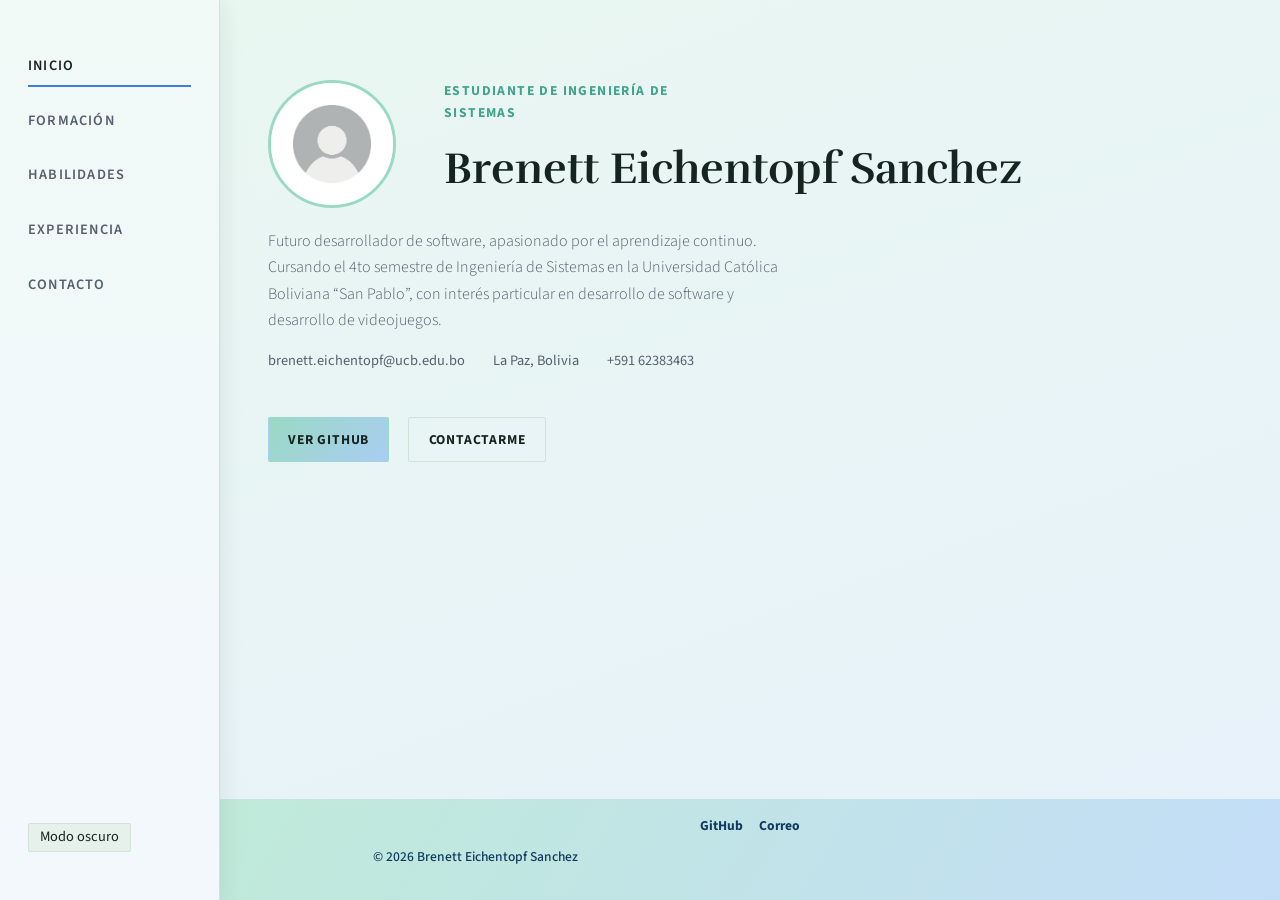
<file: index.html>
<!DOCTYPE html>
<html lang="es">
<head>
    <meta charset="UTF-8">
    <meta name="viewport" content="width=device-width, initial-scale=1.0">
    <meta name="description" content="Portafolio profesional de Brenett Eichentopf Sanchez, estudiante de Ingeniería de Sistemas.">
    <title>Inicio · Portafolio Profesional</title>
    <link rel="stylesheet" href="css/style.css">
    <link rel="icon" type="image/x-icon" href="favicon.ico">
    <script src="js/theme.js"></script>
</head>
<body>
    <a class="skip-link" href="#contenido">Saltar al contenido</a>
    <header>
        <button id="menu-toggle" class="menu-toggle" type="button" aria-expanded="false" aria-controls="nav-principal" aria-label="Abrir menú de navegación">
            <span aria-hidden="true">&#9776;</span>
        </button>
        <nav id="nav-principal" aria-label="Navegación principal">
            <ul>
                <li><a href="index.html" aria-current="page">Inicio</a></li>
                <li><a href="formacion.html">Formación</a></li>
                <li><a href="habilidades.html">Habilidades</a></li>
                <li><a href="experiencia.html">Experiencia</a></li>
                <li><a href="contacto.html">Contacto</a></li>
            </ul>
        </nav>
        <button id="theme-toggle" class="theme-toggle" type="button" aria-label="Cambiar entre modo claro y oscuro" aria-pressed="false">Modo oscuro</button>
    </header>

    <main id="contenido">
        <section class="maincontent" aria-labelledby="maincontent-nombre">
            <img class="maincontent-photo" src="assets/images/perfil.jpg" alt="Foto de perfil de Brenett Eichentopf Sanchez">
            <p class="rol">Estudiante de Ingeniería de Sistemas</p>
            <h1 id="maincontent-nombre">Brenett Eichentopf Sanchez</h1>
            <p>Futuro desarrollador de software, apasionado por el aprendizaje continuo. Cursando el 4to semestre de Ingeniería de Sistemas en la Universidad Católica Boliviana &ldquo;San Pablo&rdquo;, con interés particular en desarrollo de software y desarrollo de videojuegos.</p>
            <ul class="contact-line">
                <li><a href="mailto:brenett.eichentopf@ucb.edu.bo">brenett.eichentopf@ucb.edu.bo</a></li>
                <li>La Paz, Bolivia</li>
                <li><a href="tel:+59162383463">+591 62383463</a></li>
            </ul>
            <a class="btn btn-primary" href="https://github.com/HelpyBren?tab=repositories" target="_blank" rel="noopener">Ver GitHub</a>
            <a class="btn btn-secondary" href="contacto.html">Contactarme</a>
        </section>
    </main>

    <footer class="site-footer">
        <ul class="social">
            <li><a href="https://github.com/HelpyBren" target="_blank" rel="noopener">GitHub</a></li>
            <li><a href="mailto:brenett.eichentopf@ucb.edu.bo">Correo</a></li>
        </ul>
        <p>&copy; 2026 Brenett Eichentopf Sanchez</p>
    </footer>
    <script src="js/menu.js"></script>
</body>
</html>
</file>
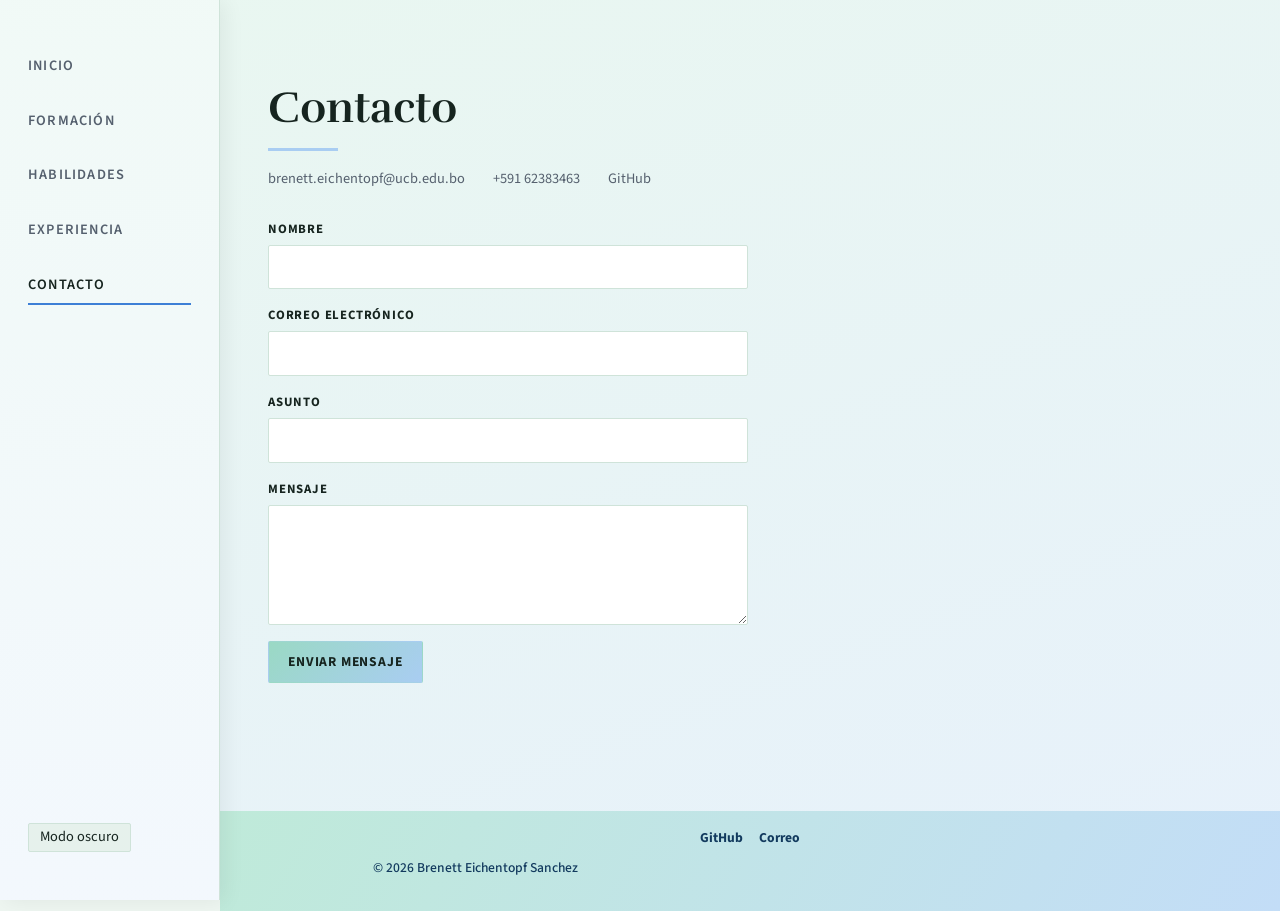
<file: contacto.html>
<!DOCTYPE html>
<html lang="es">
<head>
    <meta charset="UTF-8">
    <meta name="viewport" content="width=device-width, initial-scale=1.0">
    <meta name="description" content="Datos de contacto y formulario para escribirle a Brenett Eichentopf Sanchez.">
    <title>Contacto · Hoja de vida</title>
    <link rel="stylesheet" href="css/style.css">
    <link rel="icon" type="image/x-icon" href="favicon.ico">
    <script src="js/theme.js"></script>
</head>
<body>
    <a class="skip-link" href="#contenido">Saltar al contenido</a>
    <header>
        <button id="menu-toggle" class="menu-toggle" type="button" aria-expanded="false" aria-controls="nav-principal" aria-label="Abrir menú de navegación">
            <span aria-hidden="true">&#9776;</span>
        </button>
        <nav id="nav-principal" aria-label="Navegación principal">
            <ul>
                <li><a href="index.html">Inicio</a></li>
                <li><a href="formacion.html">Formación</a></li>
                <li><a href="habilidades.html">Habilidades</a></li>
                <li><a href="experiencia.html">Experiencia</a></li>
                <li><a href="contacto.html" aria-current="page">Contacto</a></li>
            </ul>
        </nav>
        <button id="theme-toggle" class="theme-toggle" type="button" aria-label="Cambiar entre modo claro y oscuro" aria-pressed="false">Modo oscuro</button>
    </header>

    <main id="contenido">
        <section aria-labelledby="contacto-titulo">
            <h1 id="contacto-titulo">Contacto</h1>

            <ul class="contact-line">
                <li><a href="mailto:brenett.eichentopf@ucb.edu.bo">brenett.eichentopf@ucb.edu.bo</a></li>
                <li><a href="tel:+59162383463">+591 62383463</a></li>
                <li><a href="https://github.com/HelpyBren?tab=repositories" target="_blank" rel="noopener">GitHub</a></li>
            </ul>

            <form id="form-contacto" novalidate aria-label="Formulario de contacto">
                <label for="nombre">Nombre</label>
                <input type="text" id="nombre" name="nombre" autocomplete="name" required aria-describedby="error-nombre">
                <p class="error-msg" id="error-nombre" aria-live="polite"></p>

                <label for="correo">Correo electrónico</label>
                <input type="email" id="correo" name="correo" autocomplete="email" required aria-describedby="error-correo">
                <p class="error-msg" id="error-correo" aria-live="polite"></p>

                <label for="asunto">Asunto</label>
                <input type="text" id="asunto" name="asunto" required aria-describedby="error-asunto">
                <p class="error-msg" id="error-asunto" aria-live="polite"></p>

                <label for="mensaje">Mensaje</label>
                <textarea id="mensaje" name="mensaje" minlength="10" required aria-describedby="error-mensaje"></textarea>
                <p class="error-msg" id="error-mensaje" aria-live="polite"></p>

                <button type="submit" class="btn btn-primary">Enviar mensaje</button>
                <p id="form-status" role="status"></p>
            </form>
        </section>
    </main>

    <footer class="site-footer">
        <ul class="social">
            <li><a href="https://github.com/HelpyBren" target="_blank" rel="noopener">GitHub</a></li>
            <li><a href="mailto:brenett.eichentopf@ucb.edu.bo">Correo</a></li>
        </ul>
        <p>&copy; 2026 Brenett Eichentopf Sanchez</p>
    </footer>
    <script src="js/menu.js"></script>
    <script src="js/validacion.js"></script>
</body>
</html>
</file>
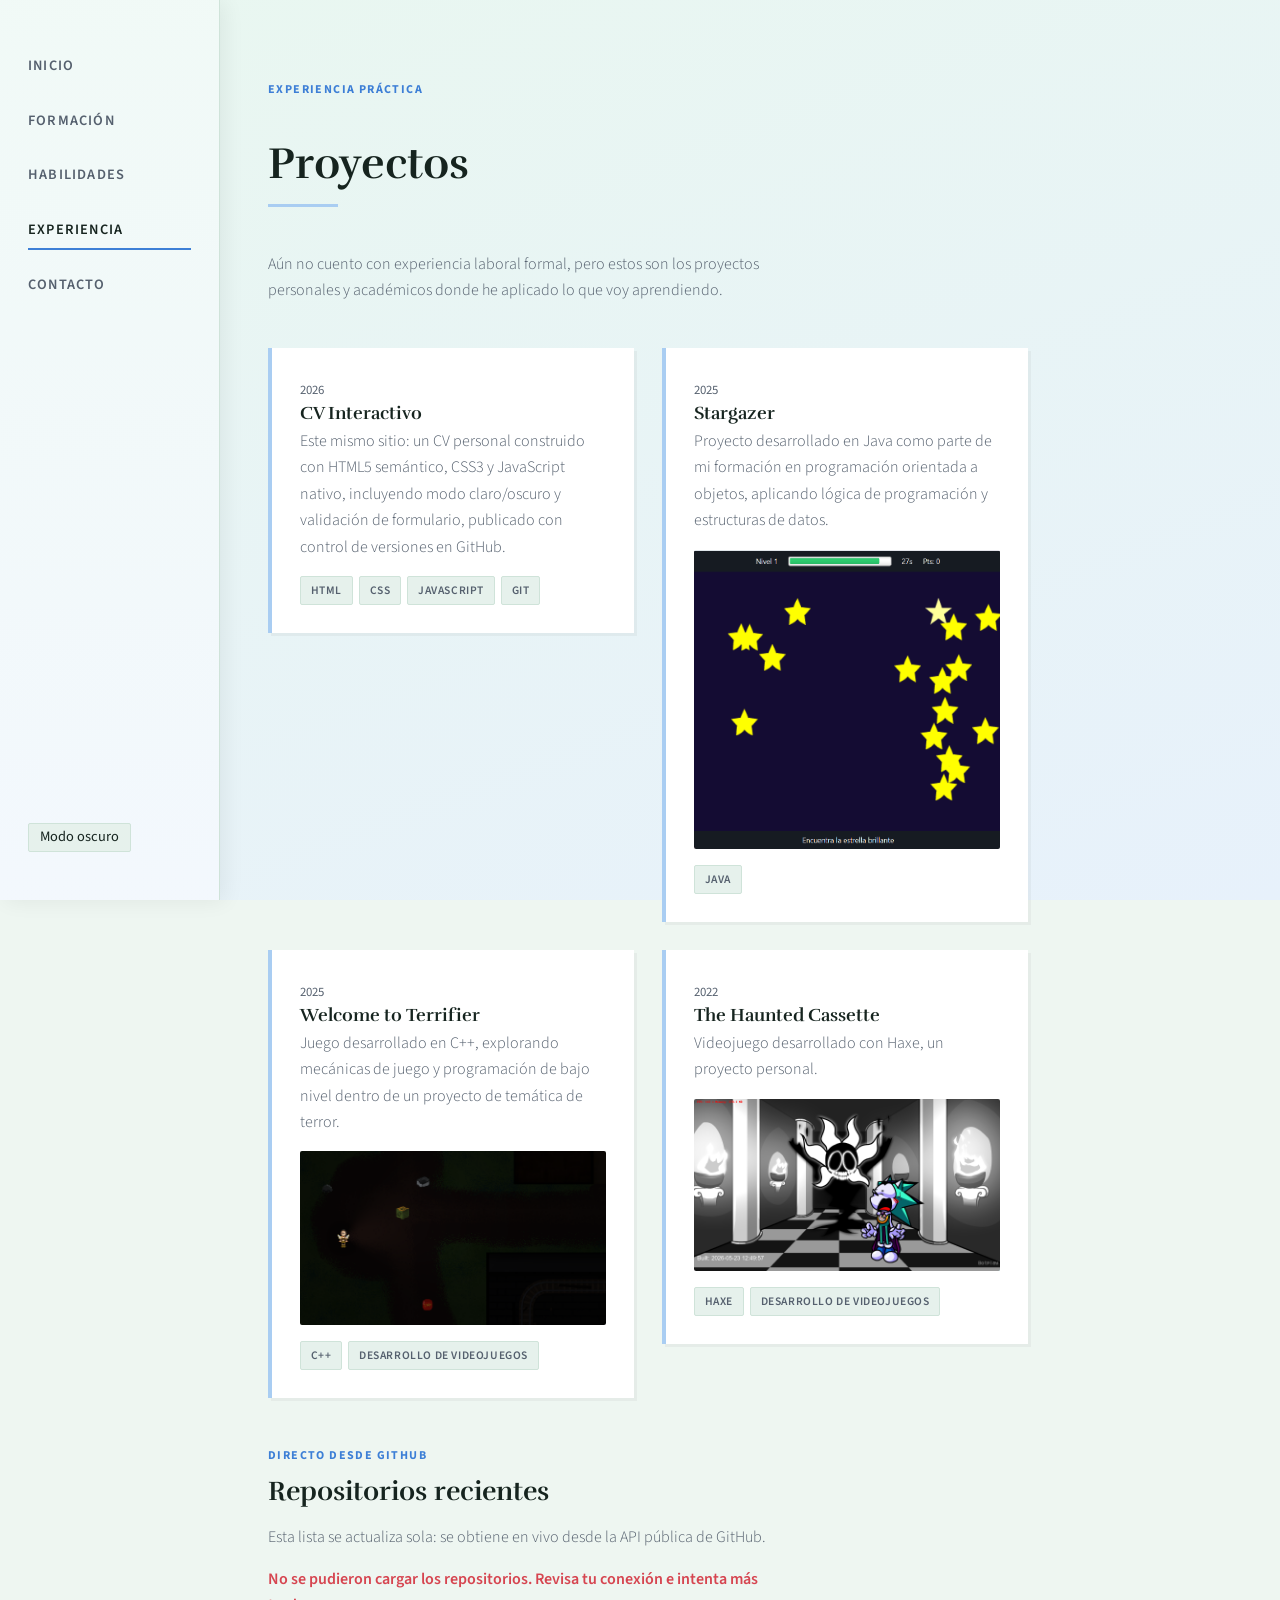
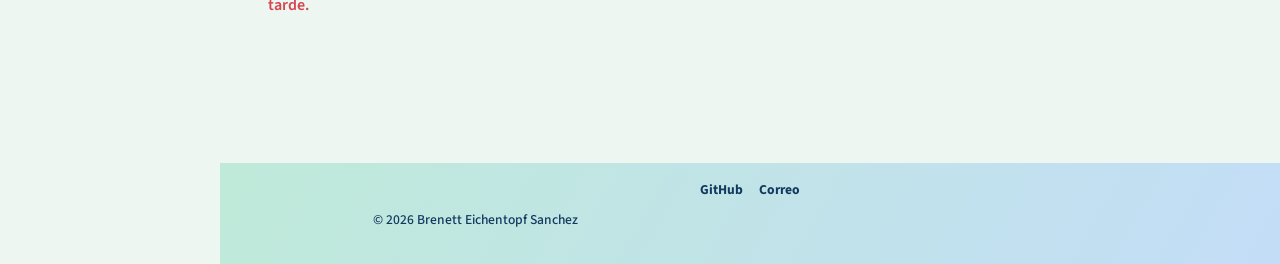
<file: experiencia.html>
<!DOCTYPE html>
<html lang="es">
<head>
    <meta charset="UTF-8">
    <meta name="viewport" content="width=device-width, initial-scale=1.0">
    <meta name="description" content="Proyectos personales y académicos de Brenett Eichentopf Sanchez, y repositorios recientes de GitHub.">
    <title>Experiencia · Hoja de vida</title>
    <link rel="stylesheet" href="css/style.css">
    <link rel="icon" type="image/x-icon" href="favicon.ico">
    <script src="js/theme.js"></script>
</head>
<body>
    <a class="skip-link" href="#contenido">Saltar al contenido</a>
    <header>
        <button id="menu-toggle" class="menu-toggle" type="button" aria-expanded="false" aria-controls="nav-principal" aria-label="Abrir menú de navegación">
            <span aria-hidden="true">&#9776;</span>
        </button>
        <nav id="nav-principal" aria-label="Navegación principal">
            <ul>
                <li><a href="index.html">Inicio</a></li>
                <li><a href="formacion.html">Formación</a></li>
                <li><a href="habilidades.html">Habilidades</a></li>
                <li><a href="experiencia.html" aria-current="page">Experiencia</a></li>
                <li><a href="contacto.html">Contacto</a></li>
            </ul>
        </nav>
        <button id="theme-toggle" class="theme-toggle" type="button" aria-label="Cambiar entre modo claro y oscuro" aria-pressed="false">Modo oscuro</button>
    </header>

    <main id="contenido">
        <section aria-labelledby="proyectos-titulo">
            <span class="section-label">Experiencia práctica</span>
            <h1 id="proyectos-titulo">Proyectos</h1>
            <p>Aún no cuento con experiencia laboral formal, pero estos son los proyectos personales y académicos donde he aplicado lo que voy aprendiendo.</p>

            <article class="proyecto-card">
                <time datetime="2026">2026</time>
                <h2>CV Interactivo</h2>
                <p>Este mismo sitio: un CV personal construido con HTML5 semántico, CSS3 y JavaScript nativo, incluyendo modo claro/oscuro y validación de formulario, publicado con control de versiones en GitHub.</p>
                <ul class="tag-list">
                    <li>HTML</li>
                    <li>CSS</li>
                    <li>JavaScript</li>
                    <li>Git</li>
                </ul>
            </article>

            <article class="proyecto-card">
                <time datetime="2025">2025</time>
                <h2>Stargazer</h2>
                <p>Proyecto desarrollado en Java como parte de mi formación en programación orientada a objetos, aplicando lógica de programación y estructuras de datos.</p>
                <img class="maincontent-photo" src="assets/images/1.png" alt="Captura de pantalla del proyecto Stargazer, desarrollado en Java" loading="lazy">
                <ul class="tag-list">
                    <li>Java</li>
                </ul>
            </article>

            <article class="proyecto-card">
                <time datetime="2025">2025</time>
                <h2>Welcome to Terrifier</h2>
                <p>Juego desarrollado en C++, explorando mecánicas de juego y programación de bajo nivel dentro de un proyecto de temática de terror.</p>
                <img class="maincontent-photo" src="assets/images/2.png" alt="Captura de pantalla del juego Welcome to Terrifier, desarrollado en C++" loading="lazy">
                <ul class="tag-list">
                    <li>C++</li>
                    <li>Desarrollo de videojuegos</li>
                </ul>
            </article>

            <article class="proyecto-card">
                <time datetime="2022">2022</time>
                <h2>The Haunted Cassette</h2>
                <p>Videojuego desarrollado con Haxe, un proyecto personal.</p>
                <img class="maincontent-photo" src="assets/images/3.png" alt="Captura de pantalla del videojuego The Haunted Cassette, desarrollado en Haxe" loading="lazy">
                <ul class="tag-list">
                    <li>Haxe</li>
                    <li>Desarrollo de videojuegos</li>
                </ul>
            </article>
        </section>

        <section aria-labelledby="repos-titulo">
            <span class="section-label">Directo desde GitHub</span>
            <h2 id="repos-titulo">Repositorios recientes</h2>
            <p>Esta lista se actualiza sola: se obtiene en vivo desde la API pública de GitHub.</p>
            <p id="repos-status" role="status">Cargando repositorios…</p>
            <ul id="repos-list" class="repos-list" aria-live="polite"></ul>
        </section>
    </main>

    <footer class="site-footer">
        <ul class="social">
            <li><a href="https://github.com/HelpyBren" target="_blank" rel="noopener">GitHub</a></li>
            <li><a href="mailto:brenett.eichentopf@ucb.edu.bo">Correo</a></li>
        </ul>
        <p>&copy; 2026 Brenett Eichentopf Sanchez</p>
    </footer>
    <script src="js/menu.js"></script>
    <script src="js/github.js"></script>
</body>
</html>
</file>
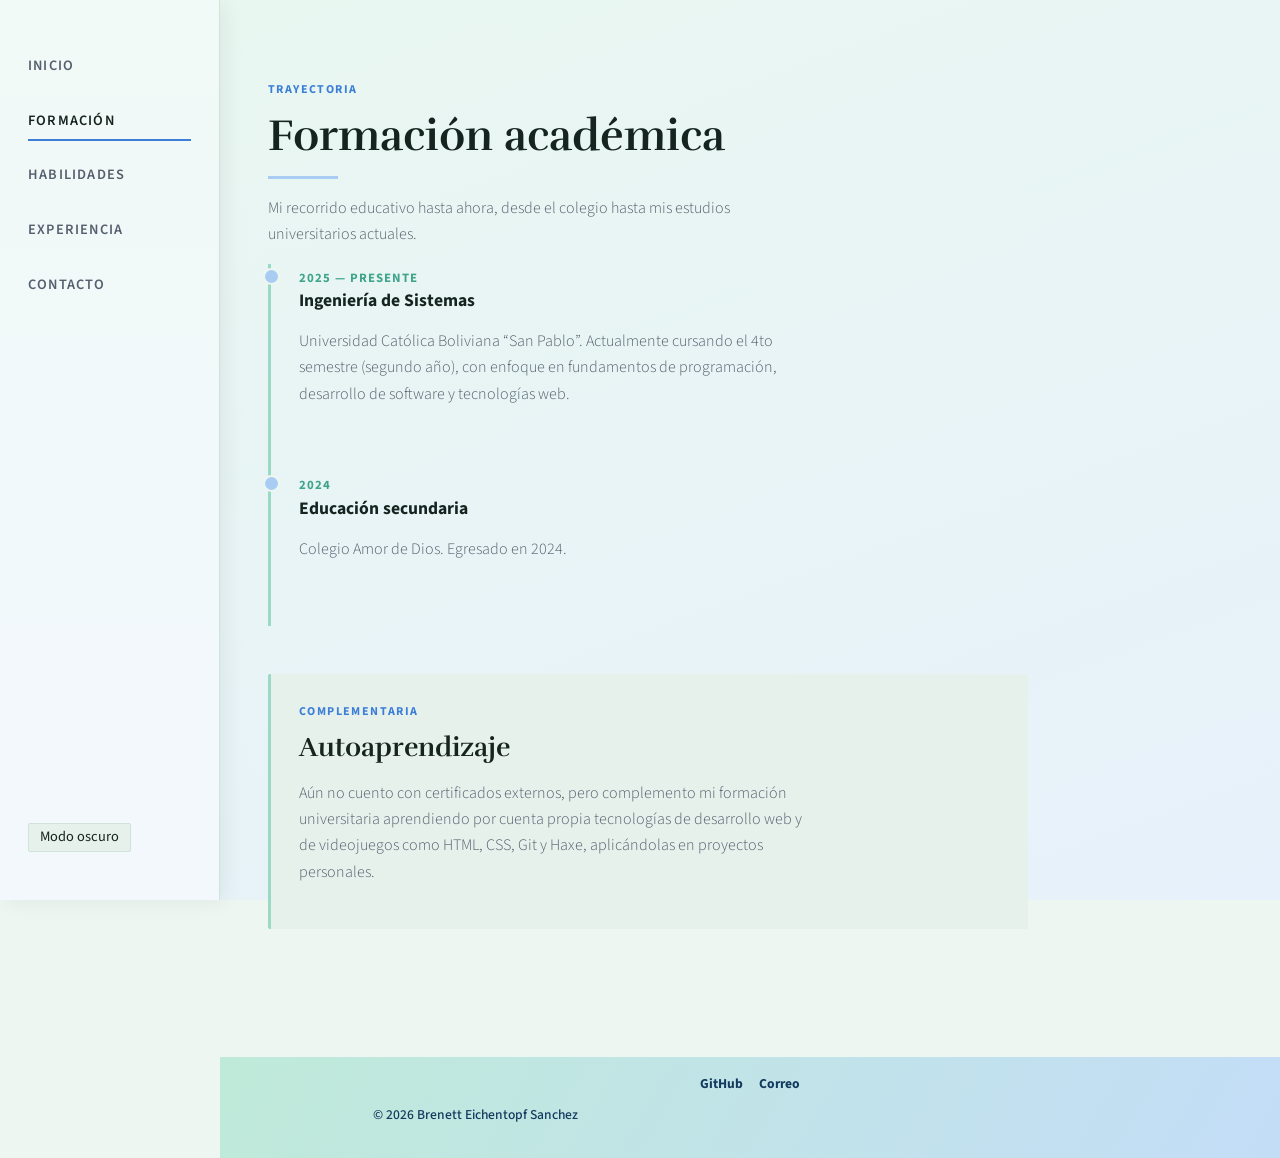
<file: formacion.html>
<!DOCTYPE html>
<html lang="es">
<head>
    <meta charset="UTF-8">
    <meta name="viewport" content="width=device-width, initial-scale=1.0">
    <meta name="description" content="Formación académica de Brenett Eichentopf Sanchez: Ingeniería de Sistemas en la UCB y autoaprendizaje.">
    <title>Formación · Hoja de vida</title>
    <link rel="stylesheet" href="css/style.css">
    <link rel="icon" type="image/x-icon" href="favicon.ico">
    <script src="js/theme.js"></script>
</head>
<body>
    <a class="skip-link" href="#contenido">Saltar al contenido</a>
    <header>
        <button id="menu-toggle" class="menu-toggle" type="button" aria-expanded="false" aria-controls="nav-principal" aria-label="Abrir menú de navegación">
            <span aria-hidden="true">&#9776;</span>
        </button>
        <nav id="nav-principal" aria-label="Navegación principal">
            <ul>
                <li><a href="index.html">Inicio</a></li>
                <li><a href="formacion.html" aria-current="page">Formación</a></li>
                <li><a href="habilidades.html">Habilidades</a></li>
                <li><a href="experiencia.html">Experiencia</a></li>
                <li><a href="contacto.html">Contacto</a></li>
            </ul>
        </nav>
        <button id="theme-toggle" class="theme-toggle" type="button" aria-label="Cambiar entre modo claro y oscuro" aria-pressed="false">Modo oscuro</button>
    </header>

    <main id="contenido">
        <section aria-labelledby="formacion-titulo">
            <span class="section-label">Trayectoria</span>
            <h1 id="formacion-titulo">Formación académica</h1>
            <p>Mi recorrido educativo hasta ahora, desde el colegio hasta mis estudios universitarios actuales.</p>

            <ol class="timeline">
                <li>
                    <time datetime="2025">2025 — presente</time>
                    <h2>Ingeniería de Sistemas</h2>
                    <p>Universidad Católica Boliviana &ldquo;San Pablo&rdquo;. Actualmente cursando el 4to semestre (segundo año), con enfoque en fundamentos de programación, desarrollo de software y tecnologías web.</p>
                </li>
                <li>
                    <time datetime="2024">2024</time>
                    <h2>Educación secundaria</h2>
                    <p>Colegio Amor de Dios. Egresado en 2024.</p>
                </li>
            </ol>
        </section>

        <aside aria-labelledby="autoaprendizaje-titulo">
            <span class="section-label">Complementaria</span>
            <h2 id="autoaprendizaje-titulo">Autoaprendizaje</h2>
            <p>Aún no cuento con certificados externos, pero complemento mi formación universitaria aprendiendo por cuenta propia tecnologías de desarrollo web y de videojuegos como HTML, CSS, Git y Haxe, aplicándolas en proyectos personales.</p>
        </aside>
    </main>

    <footer class="site-footer">
        <ul class="social">
            <li><a href="https://github.com/HelpyBren" target="_blank" rel="noopener">GitHub</a></li>
            <li><a href="mailto:brenett.eichentopf@ucb.edu.bo">Correo</a></li>
        </ul>
        <p>&copy; 2026 Brenett Eichentopf Sanchez</p>
    </footer>
    <script src="js/menu.js"></script>
</body>
</html>
</file>
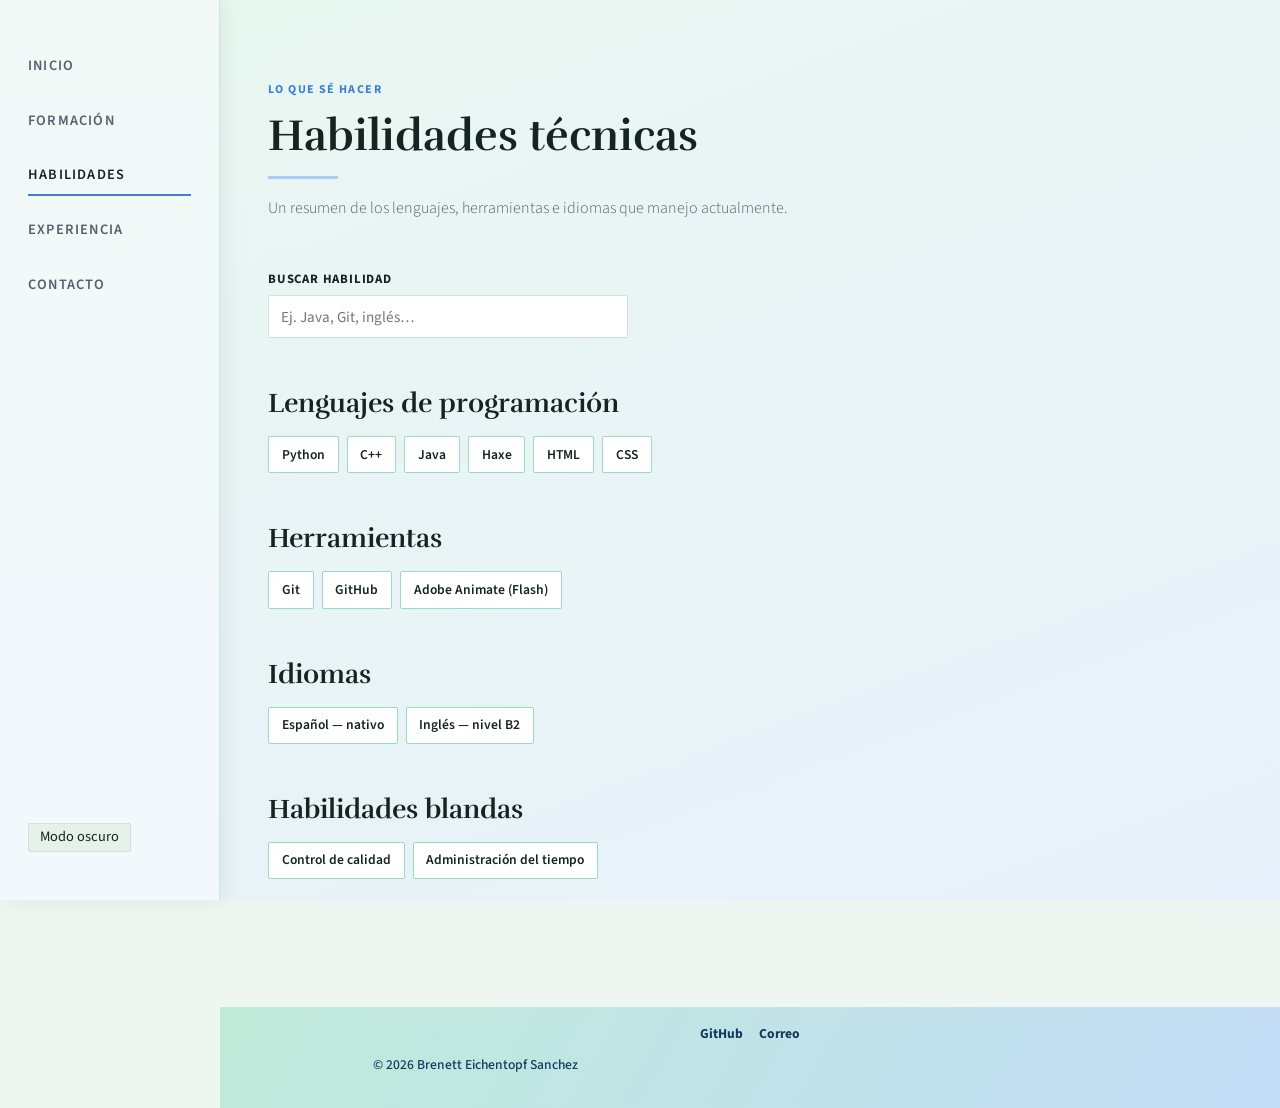
<file: habilidades.html>
<!DOCTYPE html>
<html lang="es">
<head>
    <meta charset="UTF-8">
    <meta name="viewport" content="width=device-width, initial-scale=1.0">
    <meta name="description" content="Habilidades técnicas, herramientas, idiomas y habilidades blandas de Brenett Eichentopf Sanchez.">
    <title>Habilidades · Hoja de vida</title>
    <link rel="stylesheet" href="css/style.css">
    <link rel="icon" type="image/x-icon" href="favicon.ico">
    <script src="js/theme.js"></script>
</head>
<body>
    <a class="skip-link" href="#contenido">Saltar al contenido</a>
    <header>
        <button id="menu-toggle" class="menu-toggle" type="button" aria-expanded="false" aria-controls="nav-principal" aria-label="Abrir menú de navegación">
            <span aria-hidden="true">&#9776;</span>
        </button>
        <nav id="nav-principal" aria-label="Navegación principal">
            <ul>
                <li><a href="index.html">Inicio</a></li>
                <li><a href="formacion.html">Formación</a></li>
                <li><a href="habilidades.html" aria-current="page">Habilidades</a></li>
                <li><a href="experiencia.html">Experiencia</a></li>
                <li><a href="contacto.html">Contacto</a></li>
            </ul>
        </nav>
        <button id="theme-toggle" class="theme-toggle" type="button" aria-label="Cambiar entre modo claro y oscuro" aria-pressed="false">Modo oscuro</button>
    </header>

    <main id="contenido">
        <section aria-labelledby="habilidades-titulo">
            <span class="section-label">Lo que sé hacer</span>
            <h1 id="habilidades-titulo">Habilidades técnicas</h1>
            <p>Un resumen de los lenguajes, herramientas e idiomas que manejo actualmente.</p>
        </section>

        <section class="filtro-habilidades" aria-labelledby="filtro-titulo">
            <h2 id="filtro-titulo" class="sr-only">Buscar una habilidad</h2>
            <label for="buscador-habilidades">Buscar habilidad</label>
            <input type="search" id="buscador-habilidades" placeholder="Ej. Java, Git, inglés…" autocomplete="off" aria-describedby="filtro-resultado">
            <p id="filtro-resultado" role="status" aria-live="polite"></p>
        </section>

        <section class="skills-group" aria-labelledby="lenguajes-titulo">
            <h2 id="lenguajes-titulo">Lenguajes de programación</h2>
            <ul>
                <li>Python</li>
                <li>C++</li>
                <li>Java</li>
                <li>Haxe</li>
                <li>HTML</li>
                <li>CSS</li>
            </ul>
        </section>

        <section class="skills-group" aria-labelledby="herramientas-titulo">
            <h2 id="herramientas-titulo">Herramientas</h2>
            <ul>
                <li>Git</li>
                <li>GitHub</li>
                <li>Adobe Animate (Flash)</li>
            </ul>
        </section>

        <section class="skills-group" aria-labelledby="idiomas-titulo">
            <h2 id="idiomas-titulo">Idiomas</h2>
            <ul>
                <li>Español — nativo</li>
                <li>Inglés — nivel B2</li>
            </ul>
        </section>

        <section class="skills-group" aria-labelledby="blandas-titulo">
            <h2 id="blandas-titulo">Habilidades blandas</h2>
            <ul>
                <li>Control de calidad</li>
                <li>Administración del tiempo</li>
            </ul>
        </section>
    </main>

    <footer class="site-footer">
        <ul class="social">
            <li><a href="https://github.com/HelpyBren" target="_blank" rel="noopener">GitHub</a></li>
            <li><a href="mailto:brenett.eichentopf@ucb.edu.bo">Correo</a></li>
        </ul>
        <p>&copy; 2026 Brenett Eichentopf Sanchez</p>
    </footer>
    <script src="js/menu.js"></script>
    <script src="js/filtro.js"></script>
</body>
</html>
</file>
<file: css/style.css>
@import url('https://fonts.googleapis.com/css2?family=Rufina:wght@400;700&family=Source+Sans+Pro:wght@300;400;600;700&display=swap');

:root {
  /* tema claro y tokens obligatorios */
  --primary-color: #3d7fd6;
  --secondary-color: #3fa48b;
  --bg-color: #EEF6F1;
  --text-color: #16241F;
  --font-family-base: 'Source Sans Pro', system-ui, sans-serif;
  --spacing-unit: 1rem;

  /* Paleta de colores */
  --color-bg: var(--bg-color);
  --color-surface: #FFFFFF;
  --color-surface-alt: #E6F1EC;
  --color-text: var(--text-color);
  --color-text-dim: #55606E;
  --color-border: #CFE3D9;
  --color-accent: var(--secondary-color);   /* verde */
  --color-accent-soft: #9AD9C4;
  --color-accent-2: var(--primary-color);   /* azul */
  --color-accent-2-soft: #A9CDF2;
  --color-error: #d64550;
  --color-link: #2158B3;
  --color-focus: var(--secondary-color);
  --color-footer-text: #123A5E;

  --gradient-bg: linear-gradient(160deg, #E9F7F0 0%, #E7F1FB 100%);
  --gradient-accent: linear-gradient(135deg, var(--color-accent-soft), var(--color-accent-2-soft));
  --gradient-footer: linear-gradient(120deg, #BFEAD9 0%, #C3DDF7 100%);
  --gradient-header: linear-gradient(180deg, rgba(154,217,196,0.14), rgba(169,205,242,0.14));

  --font-display: 'Rufina', serif;
  --font-body: var(--font-family-base);
  --font-label: var(--font-family-base);

  --space-1: calc(var(--spacing-unit) * 0.5);
  --space-2: var(--spacing-unit);
  --space-3: calc(var(--spacing-unit) * 1.75);
  --space-4: calc(var(--spacing-unit) * 3);
  --space-5: calc(var(--spacing-unit) * 5);

  --radius: 2px;
  --max-w: 760px;
  --sidebar-w: 220px;
}

:root[data-theme='dark'] {
  --bg-color: #0F1E1A;
  --text-color: #EAF3EF;
  --color-surface: #16302A;
  --color-surface-alt: #122822;
  --color-text-dim: #A9C2BB;
  --color-border: #294A41;
  --color-accent: #6FD9BC;
  --color-accent-soft: #3fa48b;
  --color-accent-2: #6FA8FF;
  --color-accent-2-soft: #3d7fd6;
  --color-error: #ff8a80;
  --color-link: #8FB8FF;
  --color-focus: #6FD9BC;
  --color-footer-text: #DCEBFF;

  --gradient-bg: linear-gradient(160deg, #0C2621 0%, #0E1E30 100%);
  --gradient-footer: linear-gradient(120deg, #12352C 0%, #142B41 100%);
  --gradient-header: linear-gradient(180deg, rgba(111,217,188,0.10), rgba(111,168,255,0.10));
}

/* Reset universal (IMPORTANTE!!!!!!!!!!!)*/
* {
  box-sizing: border-box;
  margin: 0;
  padding: 0;
}

html { scroll-behavior: smooth; }
body {
  min-height: 100vh;
  display: flex;
  flex-direction: column;
  background-color: var(--color-bg);
  background-image: var(--gradient-bg);
  background-attachment: fixed;
  color: var(--color-text);
  font-family: var(--font-body);
  line-height: 1.65;
  transition: background 0.25s ease, color 0.25s ease;
}
img { max-width: 100%; display: block; }
a { color: var(--color-link); font-weight: 700; text-decoration: none; }
a:hover { text-decoration: underline; }
:focus-visible { outline: 2px solid var(--color-focus); outline-offset: 3px; }

.sr-only {
  position: absolute;
  width: 1px; height: 1px;
  overflow: hidden;
  clip: rect(0 0 0 0);
  white-space: nowrap;
}

/* Saltar navegacion */
.skip-link {
  position: absolute;
  left: var(--space-2);
  top: -3rem;
  z-index: 20;
  background: var(--color-surface);
  color: var(--color-text);
  border: 2px solid var(--color-focus);
  padding: 0.5rem 0.9rem;
  border-radius: var(--radius);
}
.skip-link:focus { top: var(--space-1); }

h1, h2, h3 {
  font-family: var(--font-display);
  font-weight: 700;
  line-height: 1.25;
  margin-bottom: var(--space-2);
}
h1 { font-size: clamp(1.8rem, 5vw, 2.75rem); }
h2 { font-size: clamp(1.25rem, 4vw, 1.7rem); }
h3 { font-size: 1.1rem; font-family: var(--font-body); font-weight: 700; }
p { margin-bottom: var(--space-2); color: var(--color-text-dim); max-width: 65ch; font-weight: 300; }

/* Header, navs y menú hamburguesa */
header {
  border-bottom: 1px solid var(--color-border);
  background-color: var(--color-surface);
  background-image: var(--gradient-header);
  box-shadow: 5px 2px 20px 0 rgba(0, 0, 0, 0.06);
  position: sticky;
  top: 0;
  z-index: 10;
  display: flex;
  align-items: center;
  justify-content: space-between;
  flex-wrap: wrap;
  gap: var(--space-2);
  padding: var(--space-2) var(--space-3);
}
.header-inner { display: contents; }

.menu-toggle {
  order: -1;
  background: var(--color-surface-alt);
  border: 1px solid var(--color-border);
  border-radius: var(--radius);
  width: 2.4rem;
  height: 2.4rem;
  font-size: 1.1rem;
  line-height: 1;
  color: var(--color-text);
  cursor: pointer;
}
.menu-toggle:hover { border-color: var(--color-accent); }

nav#nav-principal {
  flex-basis: 100%;
  display: none;
}
nav#nav-principal.is-open { display: block; }
nav#nav-principal ul {
  list-style: none;
  display: flex;
  flex-direction: column;
  gap: var(--space-1);
  padding: var(--space-2) 0 0;
}
nav#nav-principal a {
  display: block;
  text-decoration: none;
  color: var(--color-text-dim);
  font-size: 0.9rem;
  font-weight: 600;
  letter-spacing: 1.2px;
  text-transform: uppercase;
  padding: 0.4rem 0;
  border-bottom: 2px solid transparent;
}
nav#nav-principal a:hover,
nav#nav-principal a[aria-current='page'] {
  color: var(--color-text);
  border-bottom-color: var(--color-accent-2);
}

.theme-toggle {
  background: var(--color-surface-alt);
  border: 1px solid var(--color-border);
  border-radius: var(--radius);
  padding: 0.4rem 0.7rem;
  cursor: pointer;
  color: var(--color-text);
  font-size: 0.9rem;
  font-family: var(--font-body);
  line-height: 1;
}
.theme-toggle:hover { border-color: var(--color-accent); }

/* Layout */
main {
  max-width: var(--max-w);
  margin: 0 auto;
  padding: var(--space-4) var(--space-3) var(--space-5);
  width: 100%;
}
section, aside { margin-bottom: var(--space-4); }
section:last-child, aside:last-child { margin-bottom: var(--space-4); }

.section-label {
  font-family: var(--font-label);
  font-size: 0.75rem;
  font-weight: 700;
  text-transform: uppercase;
  letter-spacing: 1.4px;
  color: var(--color-accent-2);
  display: block;
  margin-bottom: var(--space-1);
}

main h1 { position: relative; padding-bottom: var(--space-2); }
main h1::after {
  content: '';
  position: absolute;
  left: 0; bottom: 0;
  width: 70px;
  border-bottom: 3px solid var(--color-accent-2-soft);
}

/* Aside de "Autoaprendizaje" en formación: distinto del flujo principal */
aside {
  border-left: 3px solid var(--color-accent-soft);
  background: var(--color-surface-alt);
  padding: var(--space-3);
  border-radius: var(--radius);
}
aside h2::after { display: none; }

/* Página de inicio */
.maincontent::after { content: ''; display: block; clear: both; }
.maincontent h1::after { display: none; }

.maincontent .maincontent-photo {
  width: 128px;
  height: 128px;
  border-radius: 50%;
  object-fit: cover;
  border: 3px solid var(--color-accent-soft);
  margin: 0 auto var(--space-2);
}
.maincontent .rol {
  font-family: var(--font-label);
  text-transform: uppercase;
  letter-spacing: 1.4px;
  color: var(--color-accent);
  font-size: 0.85rem;
  font-weight: 700;
  text-align: center;
}
.maincontent h1 { text-align: center; }
.maincontent > p { margin-left: auto; margin-right: auto; }

.contact-line {
  display: flex;
  flex-wrap: wrap;
  gap: var(--space-1) var(--space-3);
  margin: var(--space-2) 0 var(--space-3);
  list-style: none;
  font-size: 0.9rem;
  color: var(--color-text-dim);
}
.contact-line a { color: var(--color-text-dim); font-weight: 400; }
.contact-line a:hover { color: var(--color-accent); }

.btn {
  display: inline-block;
  margin-top: var(--space-2);
  padding: 0.65rem 1.2rem;
  border-radius: var(--radius);
  text-decoration: none !important;
  font-family: var(--font-label);
  font-weight: 700;
  font-size: 0.85rem;
  text-transform: uppercase;
  letter-spacing: 0.8px;
  border: 1px solid var(--color-border);
  transition: filter .2s ease, background-color .2s ease;
}
.btn + .btn { margin-left: var(--space-2); }
.btn-primary { background-image: var(--gradient-accent); color: #16241F; border-color: transparent; }
.btn-primary:hover { filter: brightness(0.94); color: #16241F; }
.btn-secondary { color: var(--color-text); }
.btn-secondary:hover { background: var(--color-surface-alt); }

/* Timeline */
.timeline { list-style: none; border-left: 3px solid var(--color-accent-soft); }
.timeline li { position: relative; padding: 0 0 var(--space-4) var(--space-3); }
.timeline li::before {
  content: '';
  position: absolute;
  left: -8px; top: 4px;
  width: 13px; height: 13px;
  border-radius: 50%;
  background: var(--color-accent-2-soft);
  border: 2px solid var(--color-bg);
}
.timeline time {
  font-family: var(--font-label);
  font-size: 0.8rem;
  font-weight: 700;
  text-transform: uppercase;
  letter-spacing: 1px;
  color: var(--color-accent);
}

.timeline h2 { font-size: 1.1rem; font-family: var(--font-body); }

/* Tarjetas de proyecto */
.proyecto-card {
  border-left: 4px solid var(--color-accent-2-soft);
  background: var(--color-surface);
  padding: var(--space-3);
  margin-bottom: var(--space-3);
  box-shadow: 3px 3px 0 0 rgba(0,0,0,0.04);
}
.proyecto-card h2 { margin-bottom: 0.25rem; font-family: var(--font-display); font-size: 1.1rem; }
.proyecto-card time { font-family: var(--font-label); font-size: 0.8rem; color: var(--color-text-dim); }
.proyecto-card .maincontent-photo {
  width: 100%; height: auto;
  border-radius: var(--radius);
  margin: var(--space-2) 0;
}
.tag-list { list-style: none; display: flex; flex-wrap: wrap; gap: 0.4rem; margin-top: var(--space-2); }
.tag-list li {
  font-family: var(--font-label);
  font-size: 0.72rem;
  font-weight: 600;
  text-transform: uppercase;
  letter-spacing: 0.6px;
  background: var(--color-surface-alt);
  border: 1px solid var(--color-border);
  padding: 0.25rem 0.6rem;
  border-radius: var(--radius);
  color: var(--color-text-dim);
}

/* Módulo de fetch y GitHub */
.repos-list { list-style: none; display: flex; flex-direction: column; gap: var(--space-2); }
.repo-card {
  background: var(--color-surface);
  border: 1px solid var(--color-border);
  border-left: 4px solid var(--color-accent);
  padding: var(--space-2) var(--space-3);
  border-radius: var(--radius);
}
.repo-card h3 { margin-bottom: 0.2rem; }
.repo-card p { margin-bottom: 0.3rem; font-size: 0.9rem; }
.repo-card .repo-meta { font-size: 0.75rem; color: var(--color-text-dim); font-family: var(--font-label); }
#repos-status.error { color: var(--color-error); font-weight: 600; }
#repos-status.hidden { display: none; }

/* Habilidades + filtro */
.filtro-habilidades label {
  display: block;
  font-size: 0.8rem;
  font-weight: 700;
  text-transform: uppercase;
  letter-spacing: 0.8px;
  margin-bottom: 0.3rem;
}
.filtro-habilidades input[type='search'] {
  width: 100%;
  max-width: 360px;
  padding: 0.6rem 0.75rem;
  border: 1px solid var(--color-border);
  border-radius: var(--radius);
  background: var(--color-surface);
  color: var(--color-text);
  font-family: var(--font-body);
  font-size: 0.95rem;
}
.filtro-habilidades input[type='search']:focus { border-color: var(--color-accent); }
#filtro-resultado { font-size: 0.85rem; margin-top: 0.4rem; color: var(--color-text-dim); }

.skills-group ul { list-style: none; display: flex; flex-wrap: wrap; gap: 0.5rem; }
.skills-group li {
  font-family: var(--font-label);
  font-size: 0.85rem;
  font-weight: 600;
  border: 1px solid var(--color-accent-soft);
  padding: 0.4rem 0.8rem;
  border-radius: var(--radius);
  background: var(--color-surface);
  color: var(--color-text);
  transition: opacity .15s ease;
}
.skills-group li[hidden] { display: none; }
.skills-group[hidden] { display: none; }

/* Formulario de contacto */
form { max-width: 480px; }
form label {
  display: block;
  font-size: 0.8rem;
  font-weight: 700;
  text-transform: uppercase;
  letter-spacing: 0.8px;
  margin: var(--space-2) 0 0.3rem;
}
form label:first-of-type { margin-top: 0; }
form input, form textarea {
  display: block;
  width: 100%;
  padding: 0.65rem 0.75rem;
  border: 1px solid var(--color-border);
  border-radius: var(--radius);
  background: var(--color-surface);
  color: var(--color-text);
  font-family: var(--font-body);
  font-size: 0.95rem;
}
form input:focus, form textarea:focus { border-color: var(--color-accent); }
form textarea { resize: vertical; min-height: 120px; }
form input.invalid, form textarea.invalid { border-color: var(--color-error); }

.error-msg {
  color: var(--color-error);
  font-size: 0.8rem;
  margin: 0.3rem 0 0;
  font-weight: 600;
  display: none;
}
.error-msg.show { display: block; }

form button[type='submit'] { margin-top: var(--space-2); }
#form-status {
  margin-top: var(--space-2);
  padding: 0.7rem 1rem;
  border-radius: var(--radius);
  font-size: 0.9rem;
  font-weight: 600;
  display: none;
}
#form-status.ok { display: block; background: rgba(63,164,139,0.15); color: var(--color-accent); }
#form-status.fail { display: block; background: rgba(214,69,80,0.12); color: var(--color-error); }

/* Footer */
.site-footer {
  background-color: var(--color-accent-soft);
  background-image: var(--gradient-footer);
  color: var(--color-footer-text);
  padding: var(--space-2) var(--space-3);
  text-align: center;
  font-size: 0.85rem;
  font-weight: 300;
  margin-top: auto;
}
.site-footer .social { display: flex; justify-content: center; gap: var(--space-2); margin-bottom: var(--space-1); list-style: none; }
.site-footer a { color: var(--color-footer-text); font-weight: 700; }
.site-footer p { color: var(--color-footer-text); font-weight: 500; }

@media (prefers-reduced-motion: reduce) {
  html { scroll-behavior: auto; }
  * { transition: none !important; }
}

/* Tablet: 768px a 1024px (el móvil, < 768px, son los estilos base de arriba) */
@media (min-width: 768px) and (max-width: 1024px) {
  main { padding-left: var(--space-4); padding-right: var(--space-4); }

  /* Foto a la izquierda del texto en la portada */
  .maincontent .maincontent-photo { float: left; margin: 0 var(--space-4) var(--space-2) 0; }
  .maincontent .rol, .maincontent h1 { text-align: left; }
  .maincontent > p { margin-left: 0; }
  .contact-line { clear: left; }

  /* Proyectos en dos columnas; el encabezado de la sección ocupa todo el ancho */
  section:has(> .proyecto-card) {
    display: grid;
    grid-template-columns: repeat(2, 1fr);
    gap: var(--space-3);
    align-items: start;
  }
  section:has(> .proyecto-card) > .section-label,
  section:has(> .proyecto-card) > h1,
  section:has(> .proyecto-card) > p {
    grid-column: 1 / -1;
  }
  .proyecto-card { margin-bottom: 0; }

  .repos-list { display: grid; grid-template-columns: repeat(2, 1fr); }
}

/* Escritorio: más de 1024px. Repite el layout de contenido de tablet porque
   los dos rangos ya no se solapan, y suma la barra lateral fija. */
@media (min-width: 1025px) {
  header {
    position: fixed;
    top: 0; left: 0; bottom: 0;
    width: var(--sidebar-w);
    flex-direction: column;
    align-items: flex-start;
    justify-content: flex-start;
    border-bottom: none;
    border-right: 1px solid var(--color-border);
    padding: var(--space-4) var(--space-3);
    overflow-y: auto;
  }
  .menu-toggle { display: none; }
  nav#nav-principal { display: block; flex-basis: auto; width: 100%; }
  nav#nav-principal ul { gap: var(--space-2); padding-top: 0; }
  .theme-toggle { margin-top: auto; align-self: flex-start; }

  main { margin-left: var(--sidebar-w); max-width: none; padding: var(--space-5) var(--space-4); }
  main > * { max-width: var(--max-w); }
  .site-footer { margin-left: var(--sidebar-w); }

  .maincontent .maincontent-photo { float: left; margin: 0 var(--space-4) var(--space-2) 0; }
  .maincontent .rol, .maincontent h1 { text-align: left; }
  .maincontent > p { margin-left: 0; }
  .contact-line { clear: left; }

  section:has(> .proyecto-card) {
    display: grid;
    grid-template-columns: repeat(2, 1fr);
    gap: var(--space-3);
    align-items: start;
  }
  section:has(> .proyecto-card) > .section-label,
  section:has(> .proyecto-card) > h1,
  section:has(> .proyecto-card) > p {
    grid-column: 1 / -1;
  }
  .proyecto-card { margin-bottom: 0; }

  .repos-list { display: grid; grid-template-columns: repeat(2, 1fr); }
}
</file>
